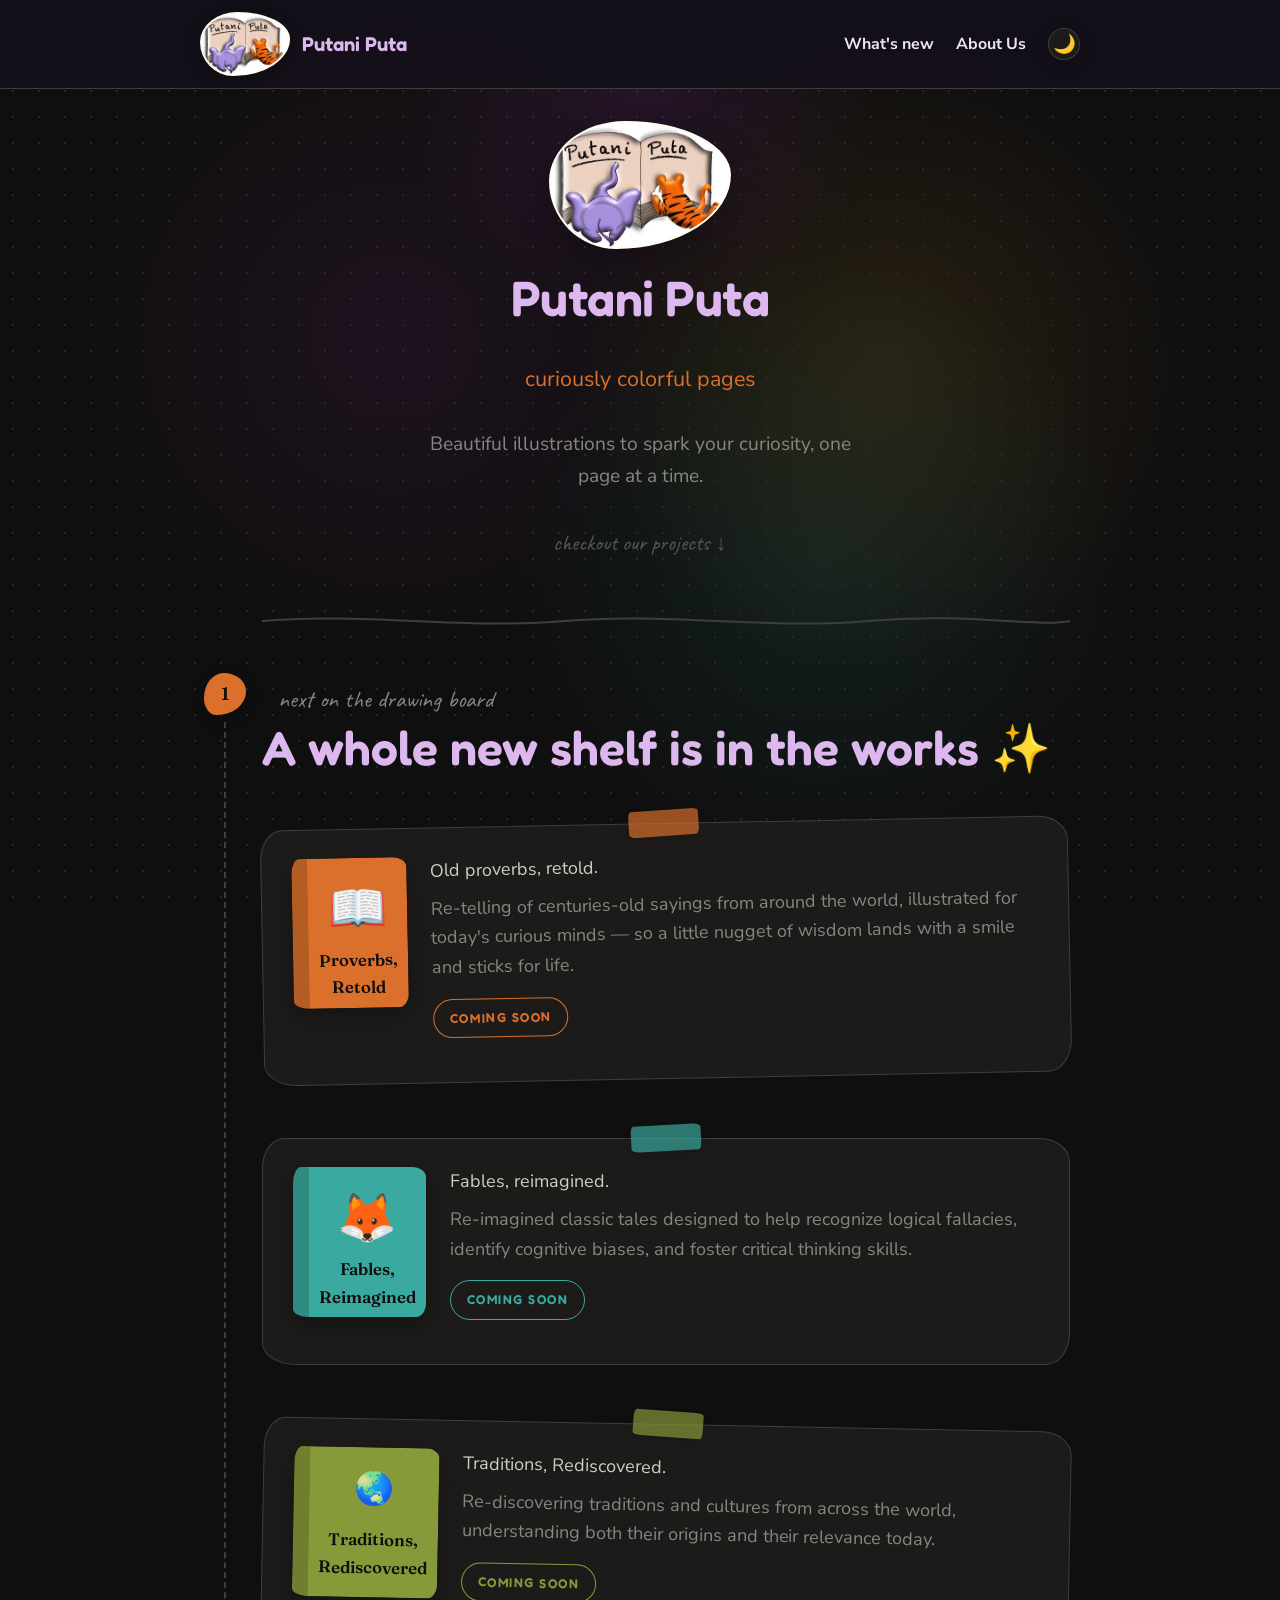
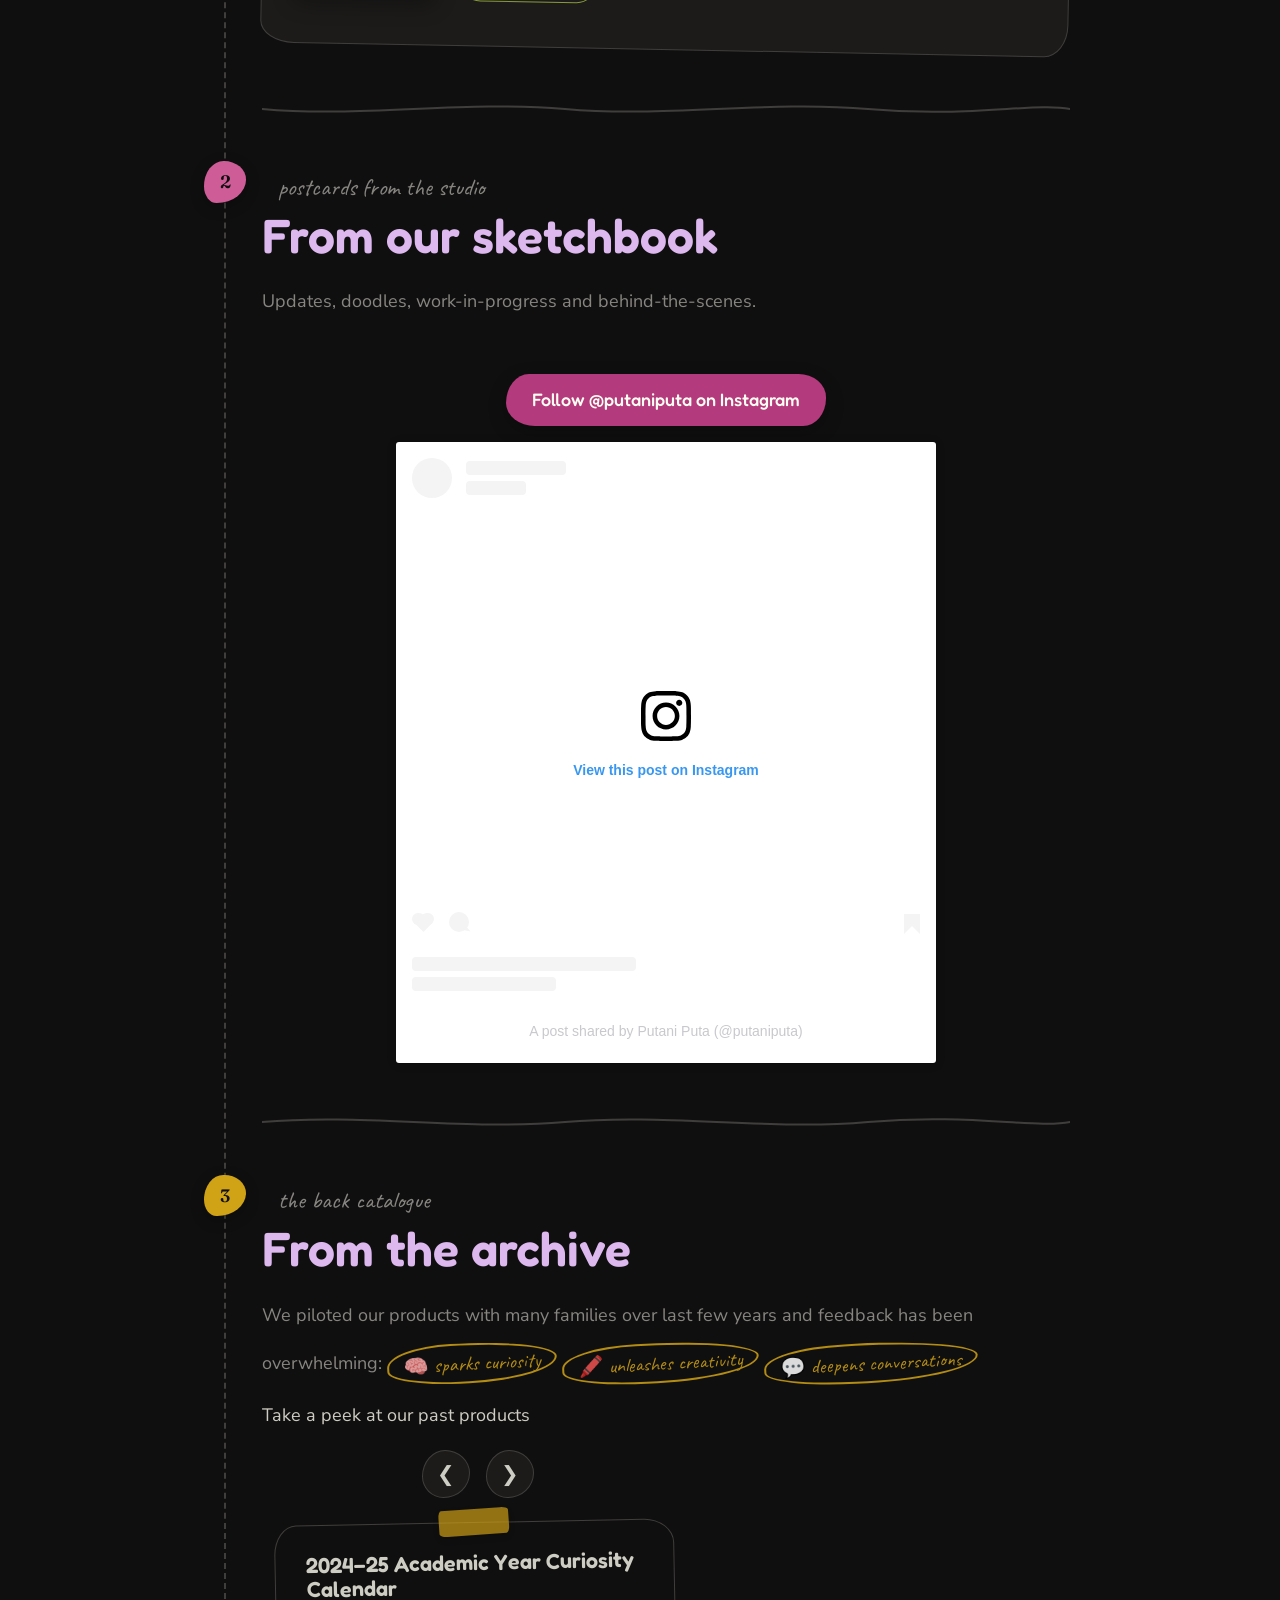
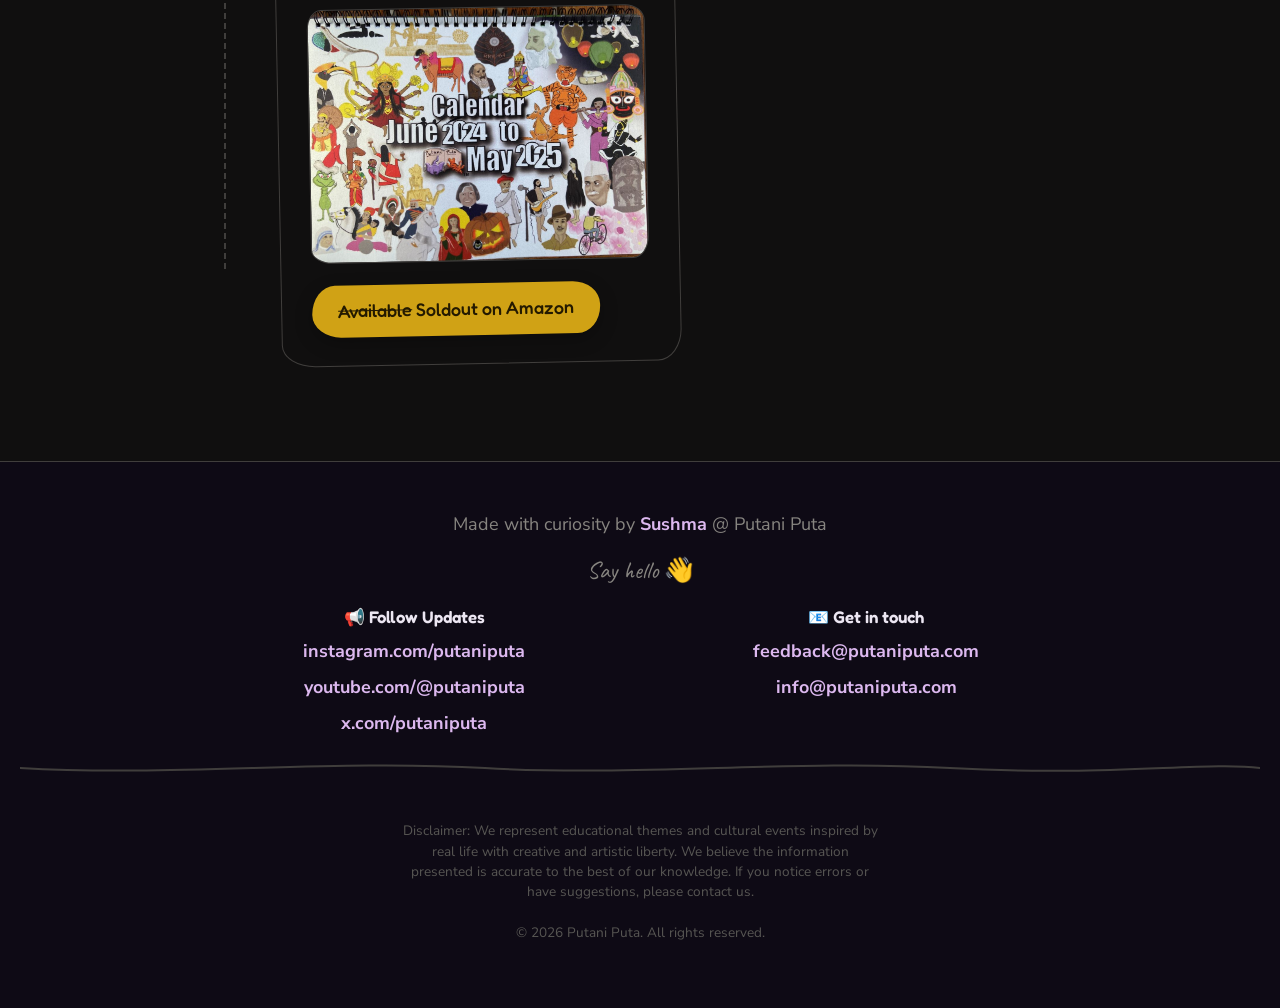
<file: index.html>
<!DOCTYPE html>
<html lang="en" data-theme="dark">

<head>
    <title>Putani Puta — Curiously Colorful Pages</title>
    <meta name="description" content="Putani Puta makes colorful illustrated pages that spark wonder.">

    <!-- SHARED: keep identical across all pages -->
    <meta charset="utf-8">
    <meta name="viewport" content="width=device-width, initial-scale=1">
    <link rel="preconnect" href="https://fonts.googleapis.com">
    <link rel="preconnect" href="https://fonts.gstatic.com" crossorigin>
    <link rel="stylesheet"
        href="https://fonts.googleapis.com/css2?family=Caveat:wght@500;700&family=Fraunces:ital,opsz,wght@0,9..144,400;0,9..144,600;1,9..144,400&family=Fredoka:wght@500;600;700&family=Nunito+Sans:wght@400;700&display=swap">
    <link rel="stylesheet" href="styles/themes.css">
    <link rel="stylesheet" href="styles/base.css">
    <link rel="stylesheet" href="styles/layout.css">
    <link rel="stylesheet" href="styles/components.css">
    <!-- /SHARED -->
</head>

<body>
    <!-- SHARED: keep identical across all pages -->
    <header class="site-header">
        <div class="wrap">
            <a class="brand" href="index.html">
                <img src="assets/PutaniPutaLogoLowRes.jpg" alt="Putani Puta logo">
                <span>Putani Puta</span>
            </a>
            <nav class="nav">
                <a href="index.html#coming-soon">What's new</a>
                <a href="about.html">About Us</a>
                <button class="theme-toggle" id="themeToggle" type="button"
                    aria-label="Toggle light / dark mode">🌙</button>
            </nav>
        </div>
    </header>
    <!-- /SHARED -->

    <!-- ===== HERO : logo + vision ===================================== -->
    <section class="hero reveal" id="top">
        <img class="logo" src="assets/PutaniPutaLogoLowRes.jpg" alt="Putani Puta logo">
        <h1>Putani&nbsp;Puta</h1>
        <p class="tagline">curiously colorful pages</p>
        <p class="vision">
            Beautiful illustrations to spark your curiosity, one page at a time.
        </p>
        <p class="scroll-cue">checkout our projects ↓</p>
    </section>

    <main>
        <svg class="divider" viewBox="0 0 1200 22" preserveAspectRatio="none" aria-hidden="true">
            <path d="M0,11 C150,2 300,20 450,11 600,2 750,20 900,11 1050,2 1150,18 1200,11" fill="none"
                stroke="currentColor" stroke-width="2" stroke-linecap="round" />
        </svg>

        <!-- ===== UPCOMING : the three books ============================== -->
        <section class="section" id="upcoming">
            <span class="waypoint" style="--accent: var(--flexoki-orange-600)">1</span>
            <span class="eyebrow">next on the drawing board</span>
            <h2>A whole new shelf is in the works ✨</h2>

            <div class="books">
                <article class="card book tilt-l"
                    style="--accent: var(--flexoki-orange-600); --tape: var(--flexoki-orange-600);">
                    <div class="cover"><span style="font-size: 3rem;">📖</span>Proverbs, Retold</div>
                    <div>
                        <p class="sub">Old proverbs, retold.</p>
                        <p>Re-telling of centuries-old sayings from around the world, illustrated for today's curious minds —
                            so a little nugget of wisdom lands with a smile and sticks for life.</p>
                        <div class="coming-soon loading" style="color: var(--flexoki-orange-600); border: 1px solid var(--flexoki-orange-600);">coming soon</div>
                    </div>
                </article>

                <article class="card book" style="--accent: var(--flexoki-cyan-600); --tape: var(--flexoki-cyan-600);">
                    <div class="cover"><span style="font-size: 3rem;">🦊</span>Fables, Reimagined</div>
                    <div>
                        <p class="sub">Fables, reimagined.</p>
                        <p>Re-imagined classic tales designed to help recognize logical fallacies, identify cognitive biases, and foster critical thinking skills.</p>
                        <div class="coming-soon loading" style="color: var(--flexoki-cyan-600); border: 1px solid var(--flexoki-cyan-600);">coming soon</div>
                    </div>
                </article>

                <article class="card book tilt-r"
                    style="--accent: var(--flexoki-green-600); --tape: var(--flexoki-green-600);">
                    <div class="cover"><span style="font-size: 2rem;">🌏</span>Traditions, Rediscovered</div>
                    <div>
                        <p class="sub">Traditions, Rediscovered.</p>
                        <p>Re-discovering traditions and cultures from across the world, understanding both their origins and their relevance today.</p>
                        <div class="coming-soon loading" style="color: var(--flexoki-green-600); border: 1px solid var(--flexoki-green-600);">coming soon</div>
                    </div>
                </article>
            </div>
        </section>

        <svg class="divider" viewBox="0 0 1200 22" preserveAspectRatio="none" aria-hidden="true">
            <path d="M0,11 C150,20 300,2 450,11 600,20 750,2 900,11 1050,20 1150,4 1200,11" fill="none"
                stroke="currentColor" stroke-width="2" stroke-linecap="round" />
        </svg>

        <!-- ===== INSTAGRAM : from the field ============================= -->
        <section class="section reveal" id="instagram">
            <span class="waypoint" style="--accent: var(--flexoki-magenta-600)">2</span>
            <span class="eyebrow">postcards from the studio</span>
            <h2>From our sketchbook</h2>
            <p style="color:var(--tx-muted)">Updates, doodles, work-in-progress and behind-the-scenes.
            </p>
            <div class="insta-wrap">
                <div style="padding: 1rem;">
                    <a class="btn" href="https://www.instagram.com/putaniputa/" target="_blank" rel="noopener">Follow
                        @putaniputa on Instagram </a>
                </div>
                <!-- Instagram's embed.js hydrates each blockquote from its permalink. -->
                <div class="insta-stage" id="instaStage">
                    <blockquote class="instagram-media"
                        data-instgrm-permalink="https://www.instagram.com/reel/DB-5gypyEmm/?utm_source=ig_embed&amp;utm_campaign=loading"
                        data-instgrm-version="14"
                        style=" background:#FFF; border:0; border-radius:3px; box-shadow:0 0 1px 0 rgba(0,0,0,0.5),0 1px 10px 0 rgba(0,0,0,0.15); margin: 1px; max-width:540px; min-width:326px; padding:0; width:99.375%; width:-webkit-calc(100% - 2px); width:calc(100% - 2px);">
                        <div style="padding:16px;"> <a
                                href="https://www.instagram.com/reel/DB-5gypyEmm/?utm_source=ig_embed&amp;utm_campaign=loading"
                                style=" background:#FFFFFF; line-height:0; padding:0 0; text-align:center; text-decoration:none; width:100%;"
                                target="_blank">
                                <div style=" display: flex; flex-direction: row; align-items: center;">
                                    <div
                                        style="background-color: #F4F4F4; border-radius: 50%; flex-grow: 0; height: 40px; margin-right: 14px; width: 40px;">
                                    </div>
                                    <div
                                        style="display: flex; flex-direction: column; flex-grow: 1; justify-content: center;">
                                        <div
                                            style=" background-color: #F4F4F4; border-radius: 4px; flex-grow: 0; height: 14px; margin-bottom: 6px; width: 100px;">
                                        </div>
                                        <div
                                            style=" background-color: #F4F4F4; border-radius: 4px; flex-grow: 0; height: 14px; width: 60px;">
                                        </div>
                                    </div>
                                </div>
                                <div style="padding: 19% 0;"></div>
                                <div style="display:block; height:50px; margin:0 auto 12px; width:50px;"><svg
                                        width="50px" height="50px" viewBox="0 0 60 60" version="1.1"
                                        xmlns="https://www.w3.org/2000/svg" xmlns:xlink="https://www.w3.org/1999/xlink">
                                        <g stroke="none" stroke-width="1" fill="none" fill-rule="evenodd">
                                            <g transform="translate(-511.000000, -20.000000)" fill="#000000">
                                                <g>
                                                    <path
                                                        d="M556.869,30.41 C554.814,30.41 553.148,32.076 553.148,34.131 C553.148,36.186 554.814,37.852 556.869,37.852 C558.924,37.852 560.59,36.186 560.59,34.131 C560.59,32.076 558.924,30.41 556.869,30.41 M541,60.657 C535.114,60.657 530.342,55.887 530.342,50 C530.342,44.114 535.114,39.342 541,39.342 C546.887,39.342 551.658,44.114 551.658,50 C551.658,55.887 546.887,60.657 541,60.657 M541,33.886 C532.1,33.886 524.886,41.1 524.886,50 C524.886,58.899 532.1,66.113 541,66.113 C549.9,66.113 557.115,58.899 557.115,50 C557.115,41.1 549.9,33.886 541,33.886 M565.378,62.101 C565.244,65.022 564.756,66.606 564.346,67.663 C563.803,69.06 563.154,70.057 562.106,71.106 C561.058,72.155 560.06,72.803 558.662,73.347 C557.607,73.757 556.021,74.244 553.102,74.378 C549.944,74.521 548.997,74.552 541,74.552 C533.003,74.552 532.056,74.521 528.898,74.378 C525.979,74.244 524.393,73.757 523.338,73.347 C521.94,72.803 520.942,72.155 519.894,71.106 C518.846,70.057 518.197,69.06 517.654,67.663 C517.244,66.606 516.755,65.022 516.623,62.101 C516.479,58.943 516.448,57.996 516.448,50 C516.448,42.003 516.479,41.056 516.623,37.899 C516.755,34.978 517.244,33.391 517.654,32.338 C518.197,30.938 518.846,29.942 519.894,28.894 C520.942,27.846 521.94,27.196 523.338,26.654 C524.393,26.244 525.979,25.756 528.898,25.623 C532.057,25.479 533.004,25.448 541,25.448 C548.997,25.448 549.943,25.479 553.102,25.623 C556.021,25.756 557.607,26.244 558.662,26.654 C560.06,27.196 561.058,27.846 562.106,28.894 C563.154,29.942 563.803,30.938 564.346,32.338 C564.756,33.391 565.244,34.978 565.378,37.899 C565.522,41.056 565.552,42.003 565.552,50 C565.552,57.996 565.522,58.943 565.378,62.101 M570.82,37.631 C570.674,34.438 570.167,32.258 569.425,30.349 C568.659,28.377 567.633,26.702 565.965,25.035 C564.297,23.368 562.623,22.342 560.652,21.575 C558.743,20.834 556.562,20.326 553.369,20.18 C550.169,20.033 549.148,20 541,20 C532.853,20 531.831,20.033 528.631,20.18 C525.438,20.326 523.257,20.834 521.349,21.575 C519.376,22.342 517.703,23.368 516.035,25.035 C514.368,26.702 513.342,28.377 512.574,30.349 C511.834,32.258 511.326,34.438 511.181,37.631 C511.035,40.831 511,41.851 511,50 C511,58.147 511.035,59.17 511.181,62.369 C511.326,65.562 511.834,67.743 512.574,69.651 C513.342,71.625 514.368,73.296 516.035,74.965 C517.703,76.634 519.376,77.658 521.349,78.425 C523.257,79.167 525.438,79.673 528.631,79.82 C531.831,79.965 532.853,80.001 541,80.001 C549.148,80.001 550.169,79.965 553.369,79.82 C556.562,79.673 558.743,79.167 560.652,78.425 C562.623,77.658 564.297,76.634 565.965,74.965 C567.633,73.296 568.659,71.625 569.425,69.651 C570.167,67.743 570.674,65.562 570.82,62.369 C570.966,59.17 571,58.147 571,50 C571,41.851 570.966,40.831 570.82,37.631">
                                                    </path>
                                                </g>
                                            </g>
                                        </g>
                                    </svg></div>
                                <div style="padding-top: 8px;">
                                    <div
                                        style=" color:#3897f0; font-family:Arial,sans-serif; font-size:14px; font-style:normal; font-weight:550; line-height:18px;">
                                        View this post on Instagram</div>
                                </div>
                                <div style="padding: 12.5% 0;"></div>
                                <div
                                    style="display: flex; flex-direction: row; margin-bottom: 14px; align-items: center;">
                                    <div>
                                        <div
                                            style="background-color: #F4F4F4; border-radius: 50%; height: 12.5px; width: 12.5px; transform: translateX(0px) translateY(7px);">
                                        </div>
                                        <div
                                            style="background-color: #F4F4F4; height: 12.5px; transform: rotate(-45deg) translateX(3px) translateY(1px); width: 12.5px; flex-grow: 0; margin-right: 14px; margin-left: 2px;">
                                        </div>
                                        <div
                                            style="background-color: #F4F4F4; border-radius: 50%; height: 12.5px; width: 12.5px; transform: translateX(9px) translateY(-18px);">
                                        </div>
                                    </div>
                                    <div style="margin-left: 8px;">
                                        <div
                                            style=" background-color: #F4F4F4; border-radius: 50%; flex-grow: 0; height: 20px; width: 20px;">
                                        </div>
                                        <div
                                            style=" width: 0; height: 0; border-top: 2px solid transparent; border-left: 6px solid #f4f4f4; border-bottom: 2px solid transparent; transform: translateX(16px) translateY(-4px) rotate(30deg)">
                                        </div>
                                    </div>
                                    <div style="margin-left: auto;">
                                        <div
                                            style=" width: 0px; border-top: 8px solid #F4F4F4; border-right: 8px solid transparent; transform: translateY(16px);">
                                        </div>
                                        <div
                                            style=" background-color: #F4F4F4; flex-grow: 0; height: 12px; width: 16px; transform: translateY(-4px);">
                                        </div>
                                        <div
                                            style=" width: 0; height: 0; border-top: 8px solid #F4F4F4; border-left: 8px solid transparent; transform: translateY(-4px) translateX(8px);">
                                        </div>
                                    </div>
                                </div>
                                <div
                                    style="display: flex; flex-direction: column; flex-grow: 1; justify-content: center; margin-bottom: 24px;">
                                    <div
                                        style=" background-color: #F4F4F4; border-radius: 4px; flex-grow: 0; height: 14px; margin-bottom: 6px; width: 224px;">
                                    </div>
                                    <div
                                        style=" background-color: #F4F4F4; border-radius: 4px; flex-grow: 0; height: 14px; width: 144px;">
                                    </div>
                                </div>
                            </a>
                            <p
                                style=" color:#c9c8cd; font-family:Arial,sans-serif; font-size:14px; line-height:17px; margin-bottom:0; margin-top:8px; overflow:hidden; padding:8px 0 7px; text-align:center; text-overflow:ellipsis; white-space:nowrap;">
                                <a href="https://www.instagram.com/reel/DB-5gypyEmm/?utm_source=ig_embed&amp;utm_campaign=loading"
                                    style=" color:#c9c8cd; font-family:Arial,sans-serif; font-size:14px; font-style:normal; font-weight:normal; line-height:17px; text-decoration:none;"
                                    target="_blank">A post shared by Putani Puta (@putaniputa)</a>
                            </p>
                        </div>
                    </blockquote>
                </div>
            </div>
        </section>

        <svg class="divider" viewBox="0 0 1200 22" preserveAspectRatio="none" aria-hidden="true">
            <path d="M0,11 C150,2 300,20 450,11 600,2 750,20 900,11 1050,2 1150,18 1200,11" fill="none"
                stroke="currentColor" stroke-width="2" stroke-linecap="round" />
        </svg>

        <!-- ===== ARCHIVE : past expeditions ============================= -->
        <section class="section archive reveal" id="archive">
            <span class="waypoint" style="--accent: var(--flexoki-yellow-600)">3</span>
            <span class="eyebrow">the back catalogue</span>
            <h2>From the archive</h2>
            <p style="color:var(--tx-muted)">We piloted our products with many families over last few years and feedback
                has been overwhelming:
                <span class="stamp" style="--accent: var(--flexoki-yellow-600)">🧠 sparks curiosity</span>
                <span class="stamp" style="--accent: var(--flexoki-yellow-600)">🖍️ unleashes creativity</span>
                <span class="stamp" style="--accent: var(--flexoki-yellow-600)">💬 deepens conversations</span>
            </p>

            Take a peek at our past products
            <div style="max-width:25rem; margin:1rem;">
                <div class="carousel-nav">
                    <button type="button" id="carouselPrev" aria-label="Previous">❮</button>
                    <button type="button" id="carouselNext" aria-label="Next">❯</button>
                </div>
                <div style="display:block" class="carousel-embed carousel-container">
                    <article class="card tilt-l">
                        <h3>2024–25 Academic Year Curiosity Calendar</h3>
                        <figure>
                            <a href="https://www.amazon.in/gp/product/B0CP68JL7R" target="_blank" rel="noopener">
                                <img src="assets/2024-25.jpg" alt="Putani Puta 2024-25 academic year calendar">
                            </a>
                        </figure>
                        <a class="btn" href="https://www.amazon.in/gp/product/B0CP68JL7R" target="_blank" rel="noopener"
                            style="--btn-bg: var(--flexoki-yellow-600); --btn-fg: #241a00">
                            <span style="text-decoration: line-through;">Available</span> Soldout on Amazon
                        </a>
                    </article>
                </div>
                <div style="display:block" class="carousel-embed">
                    <article class="card tilt-l carousel-container">
                        <h3>A3 wimmelbilder</h3>
                        <br>
                        <figure">
                            <img src="assets/2023collage.jpg" alt="Collage of 2023 Putani Puta calendar pages">
                        </figure>
                    </article>
                </div>
            </div>
        </section>
    </main>

    <!-- SHARED: keep identical across all pages -->
    <footer class="site-footer">
        <p>Made with curiosity by <a href="about.html">Sushma</a> @ Putani Puta</p>
        <p class="scribble">Say hello 👋</p>

        <div class="wrap">
            <div class="footer-grid">
                <div>
                    <h3>📢 Follow Updates</h3>
                    <ul>
                        <li><a href="https://www.instagram.com/putaniputa/">instagram.com/putaniputa</a></li>
                        <li><a href="https://www.youtube.com/@putaniputa/">youtube.com/@putaniputa</a></li>
                        <li><a href="https://www.x.com/putaniputa/">x.com/putaniputa</a></li>
                    </ul>
                </div>
                <div>
                    <h3>📧 Get in touch</h3>
                    <ul>
                        <li><a href="mailto:feedback@putaniputa.com">feedback@putaniputa.com</a></li>
                        <li><a href="mailto:info@putaniputa.com">info@putaniputa.com</a></li>
                    </ul>
                </div>
            </div>
        </div>

        <svg class="divider" viewBox="0 0 1200 22" preserveAspectRatio="none" aria-hidden="true">
            <path d="M0,11 C150,20 300,2 450,11 600,20 750,2 900,11 1050,20 1150,4 1200,11" fill="none"
                stroke="currentColor" stroke-width="2" stroke-linecap="round" />
        </svg>

        <p class="disclaimer">
            Disclaimer: We represent educational themes and cultural events inspired by real life with creative and
            artistic liberty. We believe the information presented is accurate to the best of our knowledge. If you
            notice errors or have suggestions, please contact us.

            <br><br>© 2026 Putani Puta. All rights reserved.
        </p>
    </footer>

    <!-- DEFER: Downloaded in background. Will run after HTML is parsed. -->
    <script defer src="scripts/theme.js"></script>

    <!-- /SHARED -->

    <!-- ASYNC: Downloaded in background. Will run the moment it finishes downloading. -->
    <script async src="https://www.instagram.com/embed.js"></script>

    <!-- DEFER: Downloaded in background. Will run after HTML is parsed, and AFTER theme.js. -->
    <script defer src="scripts/carousel.js"></script>
</body>

</html>
</file>
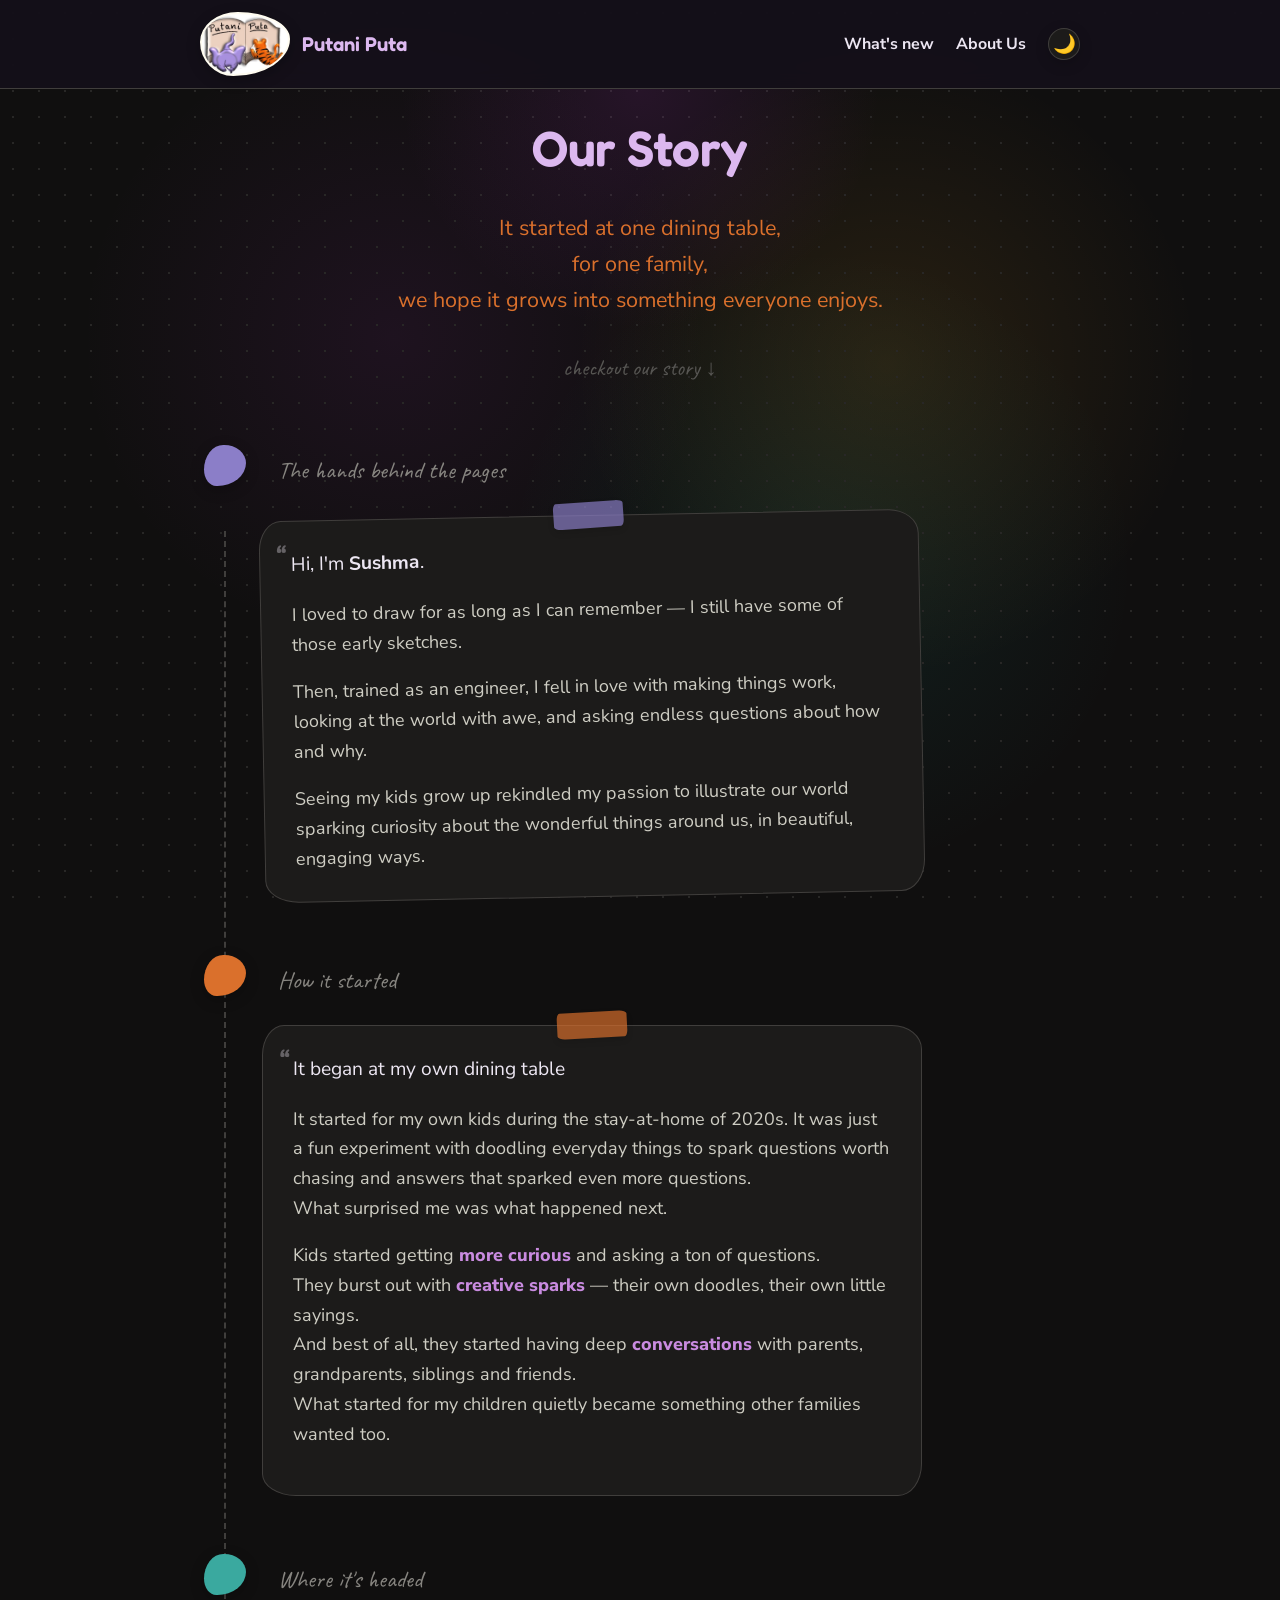
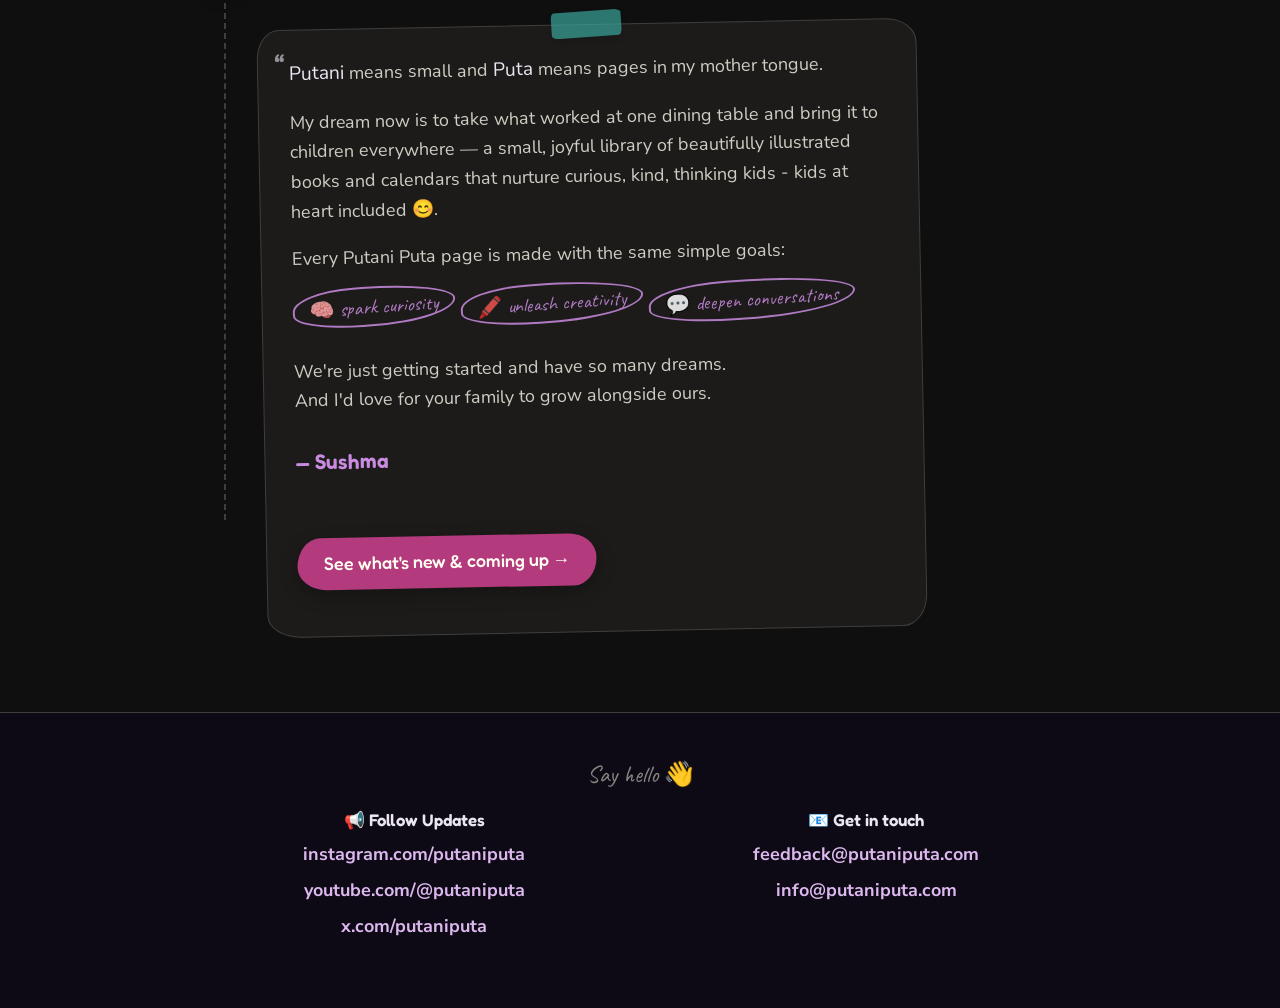
<file: about.html>
<!DOCTYPE html>
<html lang="en" data-theme="dark">

<head>
    <title>About us — Putani Puta</title>
    <meta name="description" content="Sushma - artist, illustrator, engineer">

    <!-- SHARED: keep identical across all pages -->
    <meta charset="utf-8">
    <meta name="viewport" content="width=device-width, initial-scale=1">
    <link rel="preconnect" href="https://fonts.googleapis.com">
    <link rel="preconnect" href="https://fonts.gstatic.com" crossorigin>
    <link rel="stylesheet"
        href="https://fonts.googleapis.com/css2?family=Caveat:wght@500;700&family=Fraunces:ital,opsz,wght@0,9..144,400;0,9..144,600;1,9..144,400&family=Fredoka:wght@500;600;700&family=Nunito+Sans:wght@400;700&display=swap">
    <link rel="stylesheet" href="styles/themes.css">
    <link rel="stylesheet" href="styles/base.css">
    <link rel="stylesheet" href="styles/layout.css">
    <link rel="stylesheet" href="styles/components.css">
    <!-- /SHARED -->
    
</head>

<body>
    <!-- SHARED: keep identical across all pages -->
    <header class="site-header">
        <div class="wrap">
            <a class="brand" href="index.html">
                <img src="assets/PutaniPutaLogoLowRes.jpg" alt="Putani Puta logo">
                <span>Putani Puta</span>
            </a>
            <nav class="nav">
                <a href="index.html#coming-soon">What's new</a>
                <a href="about.html">About Us</a>
                <button class="theme-toggle" id="themeToggle" type="button"
                    aria-label="Toggle light / dark mode">🌙</button>
            </nav>
        </div>
    </header>
    <!-- /SHARED -->

    <section class="hero reveal" id="top">
        <h1>Our Story</h1>
        <p class="tagline">It started at one dining table,
            <br>for one family,
            <br>we hope it grows into something everyone enjoys.
        </p>
        <p class="scroll-cue">checkout our story ↓</p>
    </section>

    <main>
        <section class="section">
            <span class="waypoint" style="--accent: var(--flexoki-purple-600)"> </span>
            <span class="eyebrow">The hands behind the pages</span>

            <div class="about card tilt-l" style="max-width: 60ch; --tape: var(--flexoki-purple-600);">
                <p class="lead">
                    Hi, I'm <b>Sushma</b>.</p>
                <p>I loved to draw for as long as I can remember — I still have some of those early sketches.</p>
                <p>Then, trained as an engineer, I fell in love with making things work, looking at the world with
                    awe, and asking endless questions about how and why.</p>
                <p style="margin-bottom:0;">Seeing my kids grow up rekindled my passion to illustrate our world sparking
                    curiosity about the wonderful things around us, in beautiful, engaging ways.</p>
            </div>
        </section>
        <section class="section reveal">
            <span class="waypoint" style="--accent: var(--flexoki-orange-600)"> </span>
            <span class="eyebrow">How it started</span>

            <div class="about card" style="max-width: 60ch; --tape: var(--flexoki-orange-600);">
                <p class="lead">It began at my own dining table</p>
                <p>It started for my own kids during the stay-at-home of 2020s. It was just a fun experiment
                    with doodling everyday things to spark questions worth chasing and answers that sparked even more
                    questions.
                    <br>What surprised me was what happened next.
                </p>

                <p>
                    Kids started getting <span class="highlight" >more curious</span> and asking a ton of questions.
                    <br> They burst out with <span class="highlight">creative sparks</span> — their own doodles, their
                    own little sayings.
                    <br> And best of all, they started having deep <span class="highlight">conversations</span> with
                    parents, grandparents, siblings and friends.
                    <br>What started for my children quietly became something other families wanted too.
                </p>
            </div>
        </section>
        <section class="section reveal">
            <span class="waypoint" style="--accent: var(--flexoki-cyan-600)"> </span>
            <span class="eyebrow">Where it's headed</span>

            <div class="about card tilt-l" style="max-width: 60ch; --tape: var(--flexoki-cyan-600);">
                <p>
                    <span class="lead">Putani </span> means small and <span class="lead">Puta</span> means pages in my mother tongue.
                </p>
                <p>My dream now is to take what worked at one dining table and bring it to
                    children everywhere — a small, joyful library of beautifully illustrated books and calendars that
                    nurture curious, kind, thinking kids - kids at heart included 😊.</p>

                <p>Every Putani Puta page is made with the same simple goals: 
                    <span class="stamp" style="--accent: var(--orchid)">🧠 spark curiosity</span>
                    <span class="stamp" style="--accent: var(--orchid)">🖍️ unleash creativity</span>
                    <span class="stamp" style="--accent: var(--orchid)">💬 deepen conversations</span>
                    <br><br> We're just getting started and have so many dreams.
                    <br> And I'd love for your family to grow alongside ours.</p>

                <p class="signature">— Sushma</p>

                <p style="margin-top:2em;"><a class="btn" href="index.html#coming-soon">See what's new &amp; coming up &#8594;</a></p>
            </div>
        </section>
    </main>

    <!-- SHARED: keep identical across all pages -->
    <footer class="site-footer">
        <p class="scribble">Say hello 👋</p>

        <div class="wrap">
            <div class="footer-grid">
                <div>
                    <h3>📢 Follow Updates</h3>
                    <ul>
                        <li><a href="https://www.instagram.com/putaniputa/">instagram.com/putaniputa</a></li>
                        <li><a href="https://www.youtube.com/@putaniputa/">youtube.com/@putaniputa</a></li>
                        <li><a href="https://www.x.com/putaniputa/">x.com/putaniputa</a></li>
                    </ul>
                </div>
                <div>
                    <h3>📧 Get in touch</h3>
                    <ul>
                        <li><a href="mailto:feedback@putaniputa.com">feedback@putaniputa.com</a></li>
                        <li><a href="mailto:info@putaniputa.com">info@putaniputa.com</a></li>
                    </ul>
                </div>
            </div>
        </div>
    </footer>

    <!-- DEFER: Downloaded in background. Will run after HTML is parsed. -->
    <script defer src="scripts/theme.js"></script>

    <!-- /SHARED -->
</body>

</html>
</file>
<file: styles/themes.css>
/* ----- theme tokens -------------------------------------------------------
   Single source of truth for every CSS custom property on the site. Add new
   tokens here (both the dark block and the light block), never elsewhere. */
:root,
:root[data-theme="dark"] {
  --bg:      #100F0F;   /* base ink   flexoki-black */
  --bg-2:    #1C1B1A;   /* raised     flexoki-950 */
  --ui:      #282726;   /* flexok-900 */
  --ui-2:    #343331;   /* flexok-850 */
  --line:    #403E3C;   /* hairlines  flexoki-800 */
  --tx-faint:#575653;   /* flexoki-700 */
  --tx-muted:#878580;   /* flexoki-500 */
  --tx:      #CECDC3;   /* body text  flexoki-200 */
  --paper:   #FFFCF0;   /* flexoki-paper */

  /* pastel accents (Flexoki 400s read soft on dark) */
  --flexoki-red-600:     #D14D41;
  --flexoki-orange-600:  #DA702C;
  --flexoki-yellow-600:  #D0A215;
  --flexoki-green-600:   #879A39;
  --flexoki-cyan-600:    #3AA99F;
  --flexoki-blue-600:    #4385BE;
  --flexoki-purple-600:  #8B7EC8;
  --flexoki-magenta-600: #CE5D97;

  /* faint dot of the field-notebook grid */
  --grid: #282726; /* flexoki-900 */

  /* brand purple accents (headings, links, signature, header/footer chrome) */
  --heading:   #dcb8ef;
  --orchid:    #c98be0;
  --dark-orchid: #b23a7d;
  --ink:       #ece6f2;
  --muted:     #a89db8;
  --sun:       #ffc24d;
  --header-bg: rgba(21, 17, 28, 0.82);
  --footer-bg: #0e0a15;

  --shadow-sm: 0 2px 8px rgba(0, 0, 0, 0.35);
  --shadow-md: 0 10px 30px rgba(0, 0, 0, 0.45);
  --shadow-lg: 0 20px 50px rgba(0, 0, 0, 0.55);
}

:root[data-theme="light"] {
  --bg:      #FFFCF0;   /* flexoki-paper */
  --bg-2:    #F2F0E5;   /* flexoki-50 */
  --ui:      #E6E4D9;   /* flexoki-100 */
  --ui-2:    #DAD8CE;   /* flexoki-150 */
  --line:    #CECDC3;   /* flexoki-200 */
  --tx-faint:#B7B5AC;   /* flexoki-300 */
  --tx-muted:#6F6E69;   /* flexoki-600 */
  --tx:      #100F0F;   /* flexoki-black */
  --paper:   #FFFCF0;   /* flexoki-paper */

  /* Flexoki 600s for ink-on-paper contrast */
  --flexoki-red-600:     #AF3029;
  --flexoki-orange-600:  #BC5215;
  --flexoki-yellow-600:  #AD8301;
  --flexoki-green-600:   #66800B;
  --flexoki-cyan-600:    #24837B;
  --flexoki-blue-600:    #205EA6;
  --flexoki-purple-600:  #5E409D;
  --flexoki-magenta-600: #A02F6F;

  --grid: #E6E4D9;

  --heading:   #6c2086;
  --orchid:    #9b2fae;
  --ink:       #352b45;
  --muted:     #6f6781;
  --sun:       #ffb627;
  --header-bg: rgba(253, 250, 255, 0.82);
  --footer-bg: rgba(253, 250, 255, 0.82);

  --shadow-sm: 0 2px 8px rgba(76, 29, 107, 0.06);
  --shadow-md: 0 10px 30px rgba(76, 29, 107, 0.10);
  --shadow-lg: 0 20px 50px rgba(76, 29, 107, 0.16);
}

/* theme-independent layout constant, used by .wrap */
:root {
  --maxw: 920px;
}
</file>
<file: styles/base.css>
/* ----- base -------------------------------------------------------------- */
* { box-sizing: border-box; }

html { scroll-behavior: smooth; }

body {
  margin: 0;
  font: 1.125rem/1.65 "Nunito Sans", -apple-system, BlinkMacSystemFont, "Segoe UI", Roboto, sans-serif;
  color: var(--tx);
  background-color: var(--bg);
  
  /* faint dotted "graph paper" so the page feels like a field notebook */
  background-image:
       radial-gradient(var(--grid) 1.4px, transparent 1.4px), /* Layer 1: Dots */
       radial-gradient(circle, rgba(155, 47, 174, 0.10), transparent 70%), /* Layer 2: Blur 1 */
       radial-gradient(circle, rgba(255, 182, 39, 0.10), transparent 70%), /* Layer 3: Blur 2 */
       radial-gradient(circle, rgba(31, 182, 166, 0.10), transparent 70%); /* Layer 4: Blur 3 */

  background-attachment: fixed;

  /* Equal width/height circular tiles (not 100% 100%) so they stay true
     circles instead of being stretched into ellipses on non-square
     viewports — that stretch left a visible hard edge where the gradient
     still had colour left at the tile boundary. Sized in vmin (not a
     fixed px value) and kept smaller than the shortest viewport side, so
     the tile never exceeds the viewport itself — a tile bigger than the
     viewport flips background-position's math negative and throws the
     blob (and its hard tile edge) into an unpredictable spot, which is
     what caused visible lines on narrow mobile widths. Position places
     each blob roughly where its old "circle at X% Y%" used to sit. */
  background-position: 0 0, 12% 8%, 88% 18%, 78% 92%;
  background-repeat: repeat, no-repeat, no-repeat, no-repeat;
  background-size: 26px 26px, 70vmin 70vmin, 70vmin 70vmin, 70vmin 70vmin;

  -webkit-font-smoothing: antialiased;
  overflow-x: hidden;
  transition: background-color .4s ease, color .4s ease;
}

h1, h2, h3 {
  font-family: "Fredoka", "Nunito", sans-serif;
  font-weight: 600;
  color: var(--heading);
  line-height: 1.1;
  margin: 0 0 .4em;
}

h1 {
    font-size: clamp(2rem, 5vw, 3.1rem);
}

h2 {
    font-size: clamp(1.5rem, 3.5vw, 2.1rem);
}

h3 {
    font-size: 1.25rem;
    color: var(--ink);
}

a {
    color: var(--orchid);
    text-decoration: none;
    font-weight: 700;
    transition: color .15s ease;
}

a:hover {
    color: var(--flexoki-orange-600);
}

p { margin: 0 0 1em; }

/* handwritten map annotations */
.scribble {
  font-family: "Caveat", cursive;
  color: var(--tx-muted);
  font-size: 1.5rem;
  line-height: 1.1;
}
</file>
<file: styles/layout.css>
/* ----- shared layout primitives ------------------------------------------ */
.wrap {
  max-width: var(--maxw);
  margin: 0 auto;
  padding: 0 20px;
}

/* ----- header / nav ------------------------------------------------------- */
.site-header {
  position: sticky;
  top: 0;
  z-index: 20;
  backdrop-filter: saturate(160%) blur(10px);
  background: var(--header-bg);
  border-bottom: 1px solid var(--line);
}

.site-header .wrap {
  display: flex;
  align-items: center;
  justify-content: space-between;
  gap: 16px;
  padding-top: 12px;
  padding-bottom: 12px;
}

.brand {
  display: inline-flex;
  align-items: center;
  gap: 12px;
  font-family: "Fredoka", sans-serif;
  font-weight: 600;
  font-size: 1.25rem;
  color: var(--heading);
}

.brand img {
  width: auto;
  height: 64px;
  object-fit: contain;
  padding: 0px;
  border: 2px solid var(--paper);
  /* organic, hand-drawn circle — matches .hero .logo */
  border-radius: 42% 58% 63% 37% / 47% 42% 58% 53%;
  box-shadow: 0 4px 14px rgba(0,0,0,.25);
  background: var(--paper);
}

.nav {
  display: flex;
  align-items: center;
  gap: 22px;
  font-size: 1rem;
}

.nav a { color: var(--ink); }
.nav a:hover { color: var(--orchid); }

@media (max-width: 560px) {
  .site-header .wrap {
    flex-wrap: wrap;
    row-gap: 6px;
  }
  .nav {
    gap: 10px;
    font-size: .88rem;
    flex-wrap: wrap;
    justify-content: flex-end;
    row-gap: 6px;
  }
  .brand span { display: none; }
  .brand img { width: 44px; height: 44px; }
}

/* ----- layout & the map "trail" ------------------------------------------ */
/* main carries a left gutter; a dashed line + numbered waypoints run down it,
   like a path drawn across a map. */
main {
  position: relative;
  max-width: 900px;
  margin: 0 auto;
  padding: 0 1.25rem 0 4.5rem;
}

/* the trail itself */
main::before {
  content: "";
  position: absolute;
  top: 7rem; bottom: 9rem;
  left: 2.15rem;
  border-left: 2px dashed var(--line);
}

.section {
  position: relative;
  padding: 2rem 0;
}
.section > h2 {
  font-size: clamp(2rem, 5vw, 3rem);
  margin-bottom: 1.6rem;
}


/* numbered waypoint marker sitting on the trail */
.waypoint {
  position: absolute;
  left: -3.6rem;
  top: 1.6rem;
  width: 2.6rem; height: 2.6rem;
  display: grid; place-items: center;
  font-family: "Fraunces", serif;
  font-weight: 600;
  color: var(--bg);
  background: var(--accent, var(--flexoki-orange-600));
  /* organic, never a perfect circle */
  border-radius: 47% 53% 70% 30% / 60% 44% 56% 40%;
  box-shadow: 0 4px 14px rgba(0,0,0,.25);
}

/* ----- hero -------------------------------------------------------------- */
.hero {
    text-align: center;
    display: flex;
    justify-content: center;
    flex-direction: column;
    padding: 2rem 0 1rem;
    /* fades fully to transparent well before the box edge, so it doesn't
       get hard-clipped into a visible seam at the bottom of the section.
       Radius is sized to fully resolve within the shortest .hero variant
       (about.html's, ~350px tall) as well as the taller one on index.html. */
    background:
        radial-gradient(circle 240px at 50% 0%, rgba(155, 47, 174, 0.16), transparent 100%);
}
.hero .logo {
  width: auto; height: 128px;
  object-fit: contain;
  margin: 0 auto 1.4rem;
  border: 2px solid var(--paper);
  border-radius: 42% 58% 63% 37% / 47% 42% 58% 53%;
  box-shadow: 0 10px 34px rgba(0,0,0,.3);
  background: var(--paper);
}
.hero h1 {
  color: var(--heading);
  font-size: clamp(2.8rem, 8vw, 3.1rem);
  letter-spacing: -.5px;
}
.hero .tagline {
  font-size: clamp(1.05rem, 2.2vw, 1.35rem);
  color: var(--flexoki-orange-600);
  max-width: 620px;
  margin: 1rem auto 1rem;
}
.hero .vision {
  max-width: 36ch;
  color: var(--tx-muted);
  font-size: 1.2rem;
  margin: 1rem auto 1rem;
}
.hero-emoji {
    font-size: 2.4rem;
    margin-bottom: .4rem;
}

.scroll-cue {
  margin: 1rem;
  color: var(--tx-faint);
  font-family: "Caveat", cursive;
  font-size: 1.4rem;
  animation: bob 2.2s ease-in-out infinite;
}
@keyframes bob { 50% { transform: translateY(8px); } }

/* ----- mobile: shrink the trail gutter so content isn't squeezed -------- */
@media (max-width: 640px) {
  main {
    padding: 0 1.1rem 0 2.5rem;
  }
  main::before {
    left: 1.05rem;
  }
  .waypoint {
    left: -1.85rem;
    top: 2.6rem;
    width: 2rem; height: 2rem;
    font-size: .9rem;
  }
}

.eyebrow {
  font-family: "Caveat", cursive;
  font-size: 1.5rem;
  color: var(--tx-muted);
  display: block;
  margin-bottom: .1rem;
  padding-left: 1rem;
}

.coming-soon {
  display: inline-block;
  font-family: "Fredoka", sans-serif;
  font-weight: 600;
  letter-spacing: .12em;
  text-transform: uppercase;
  font-size: .8rem;
  padding: 0.5rem 1rem;;
  border-radius: 999px;
  margin-top: 1rem;
  margin-bottom: 1rem;
}

@keyframes blink {
  0% { transform: scale(0.9); opacity: 0.3; }
  50% { transform: scale(1); opacity: 1; }
  100% { transform: scale(0.9); opacity: 0.3; }
}

.loading {
  animation: blink 5s ease-in-out infinite;
  display: inline-block; /* Required for transform to work on some elements */
}


/* ----- instagram --------------------------------------------------------- */
.insta-wrap { text-align: center; }
.insta-stage {
  display: flex;
  justify-content: center;
  min-height: 540px;
}
.carousel-embed { display: none; }
.carousel-embed:first-of-type { display: block; }
.carousel-container {
  min-height: 400px;
  display: flex;
  flex-direction: column;
  align-items: top;
}
.instagram-media { margin: 0 auto !important; }
.carousel-nav { margin-top: 1.2rem; display: flex; gap: 1rem; justify-content: center; align-items: center; }
.carousel-nav button {
  font-size: 1.3rem;
  line-height: 1;
  width: 3rem; height: 3rem;
  cursor: pointer;
  color: var(--tx);
  background: var(--bg-2);
  border: 1.5px solid var(--line);
  border-radius: 48% 52% 55% 45% / 55% 48% 52% 45%;
  transition: transform .15s ease, background .15s ease;
}
.carousel-nav button:hover { transform: scale(1.08); background: var(--ui); }

/* ----- footer ------------------------------------------------------------ */
footer {
  margin-top: 3rem;
  padding: 3rem 1.25rem 4rem;
  background: var(--footer-bg);
  border-top: 1px solid var(--line);
  color: var(--tx-muted);
  text-align: center;  
  
}
footer a {
    color: var(--heading);
}

footer a:hover {
    color: var(--sun);
}

footer .links { display: flex; flex-wrap: wrap; gap: 1.4rem; justify-content: center; margin-bottom: 1.4rem; }
footer .disclaimer { max-width: 60ch; margin: 1.4rem auto 0; font-size: .85rem; color: var(--tx-faint); }

.site-footer .wrap {
    display: grid;
    gap: 28px;
}

.footer-grid {
    display: grid;
    grid-template-columns: repeat(auto-fit, minmax(200px, 1fr));
    gap: 24px;
}

.site-footer h3 {
    color: var(--ink);
    font-size: 1.05rem;
    margin-bottom: .4em;
}

.site-footer ul {
    list-style: none;
    padding: 0;
    margin: 0;
    line-height: 2;
}
</file>
<file: styles/components.css>
/* ----- organic cards (no straight edges) --------------------------------- */
.card {
  position: relative;
  /* clears room for the washi tape (::before) pinned above the top edge */
  margin-top: 1.5rem;
  background: var(--bg-2);
  padding: 1rem 1rem;
  border: 1.5px solid var(--line);
  padding: 1.75rem 1.9rem;
  /* lopsided radius = hand-drawn box */
  border-radius: 22px 30px 24px 34px / 30px 24px 32px 22px;
}

/* gentle pinned-to-the-board tilt, alternating */
.tilt-l { transform: rotate(-1.1deg); }
.tilt-r { transform: rotate(1.1deg); }

/* washi tape pinning the card down */
.card::before {
  content: "";
  position: absolute;
  top: -14px;
  left: 50%;
  width: 70px;
  height: 26px;
  background: var(--tape, var(--flexoki-yellow-600));
  opacity: .68;
  transform: translateX(-50%) rotate(-3deg);
  border-radius: 3px 8px 3px 8px / 7px 3px 7px 3px;
  box-shadow: 0 3px 7px rgba(0,0,0,.18);
  pointer-events: none;
}
.tilt-r::before { transform: translateX(-50%) rotate(3deg); }

/* wavy hand-drawn divider between major regions */
.divider {
  display: block;
  width: 100%;
  height: 22px;
  margin: 1rem 0;
  color: var(--line);
}

/* ----- upcoming books grid ----------------------------------------------- */
.books { display: grid; gap: 2.2rem; }
.book { display: flex; gap: 1.5rem; align-items: flex-start; }
.book .cover {
  flex: 0 0 110px;
  height: 150px;
  display: grid; place-items: center;
  text-align: center;
  padding: .6rem;
  color: var(--bg);
  font-family: "Fraunces", serif;
  font-weight: 600;
  font-size: 1.05rem;
  background: var(--accent);
  border-radius: 8px 14px 10px 16px / 16px 10px 14px 8px;
  box-shadow: 0 8px 20px rgba(0,0,0,.28);
  /* a little spine line, still soft */
  border-left: 1rem solid rgba(0,0,0,.18);
}
.book h3 { font-size: 1.5rem; color: var(--accent); }
.book .sub { color: var(--tx); margin-bottom: .5rem; }
.book p { color: var(--tx-muted); margin-bottom: 0; }

@media (max-width: 560px) {
  .book { flex-direction: column; align-items: center; text-align: center; }
  .book .cover { flex: 0 0 auto; width: 140px; height: 190px; }
}

/* "coming soon" rubber stamp */
.stamp {
  display: inline-block;
  margin-top: .8rem;
  font-family: "Caveat", cursive;
  font-size: 1.25rem;
  color: var(--accent);
  border: 2px solid var(--accent);
  border-radius: 40% 60% 55% 45% / 55% 45% 60% 40%;
  padding: .1rem .9rem;
  transform: rotate(-3deg);
  opacity: .85;
}

/* ----- archive ----------------------------------------------------------- */
.archive .card { background: var(--bg); }
.archive-grid { display: grid; gap: 2rem; grid-template-columns: 1fr; }
.archive figure { margin: 0; }
.archive img, .archive iframe {
  width: 100%;
  border-radius: 14px 20px 16px 22px / 20px 16px 22px 14px;
  border: 1.5px solid var(--line);
  display: block;
}
.archive iframe { aspect-ratio: 16 / 9; height: auto; }
.archive figcaption { color: var(--tx-muted); margin-top: .6rem; font-size: .98rem; }
.archive h3 { color: var(--tx); font-size: 1.35rem; }
.feedback { list-style: none; padding: 0; margin: 1rem 0 0; }
.feedback li { margin-bottom: .6rem; padding-left: .3rem; }

/* ----- button ------------------------------------------------------------ */
.btn {
  display: inline-block;
  margin-top: 1.4rem;
  padding: .7rem 1.6rem;
  font-family: "Fredoka", sans-serif;
  font-weight: 500;
  /* light text on a deep, vibrant fill — legible in both themes.
     Override --btn-bg / --btn-fg inline for a differently-coloured button. */
  color: var(--btn-fg, var(--paper));
  background: var(--btn-bg, #b23a7d);
  text-decoration: none;
  border-radius: 30px 36px 30px 38px / 38px 30px 36px 30px;
  box-shadow: 0 6px 18px rgba(0,0,0,.25);
  transition: transform .15s ease;
}
.btn:hover { transform: translateY(-2px); color: var(--btn-fg, var(--paper)); }

/* ----- misc text accents (used on about.html) ----------------------------- */
.about .lead {
  font-size: 1.2rem;
  color: var(--ink);
}

.about .lead::before {
    content: "“";
    font-family: Fredoka, sans-serif;
    font-size: 2.5rem;
    line-height: 1;
    color: var(--accent);
    opacity: 0.35;
    position: absolute;
    top: 1rem;
    left: 1rem;
}

.highlight {
  font-weight: 800;
  color: var(--orchid);
}

.signature {
  font-family: "Fredoka", sans-serif;
  font-weight: 600;
  color: var(--orchid);
  font-size: 1.3rem;
  margin-top: 1.4em;
}

/* ----- footer disclaimer --------------------------------------------------- */
.disclaimer {
  padding-top: 20px;
  font-size: .82rem;
  line-height: 1.5;
}

/* ----- theme toggle ------------------------------------------------------ */
.theme-toggle {
  display: inline-flex;
  align-items: center;
  justify-content: center;
  flex: 0 0 auto;
  width: 2rem; height: 2rem;
  font-size: 1.15rem;
  cursor: pointer;
  color: var(--tx);
  background: var(--bg-2);
  border: 1px solid var(--line);
  border-radius: 50% 50% 52% 48% / 50% 52% 48% 50%;
  box-shadow: 0 4px 14px rgba(0,0,0,.2);
  transition: transform .2s ease;
  line-height: 1;
}
.theme-toggle:hover { transform: rotate(-12deg) scale(1.06); }

/* ----- reveal ------------------------------------------------------------ */
.reveal { opacity: 0; transform: translateY(26px); transition: opacity .7s ease, transform .7s ease; }
.reveal.in { opacity: 1; transform: none; }
@media (prefers-reduced-motion: reduce) {
  .reveal { opacity: 1; transform: none; transition: none; }
  .scroll-cue { animation: none; }
  html { scroll-behavior: auto; }
}
</file>
